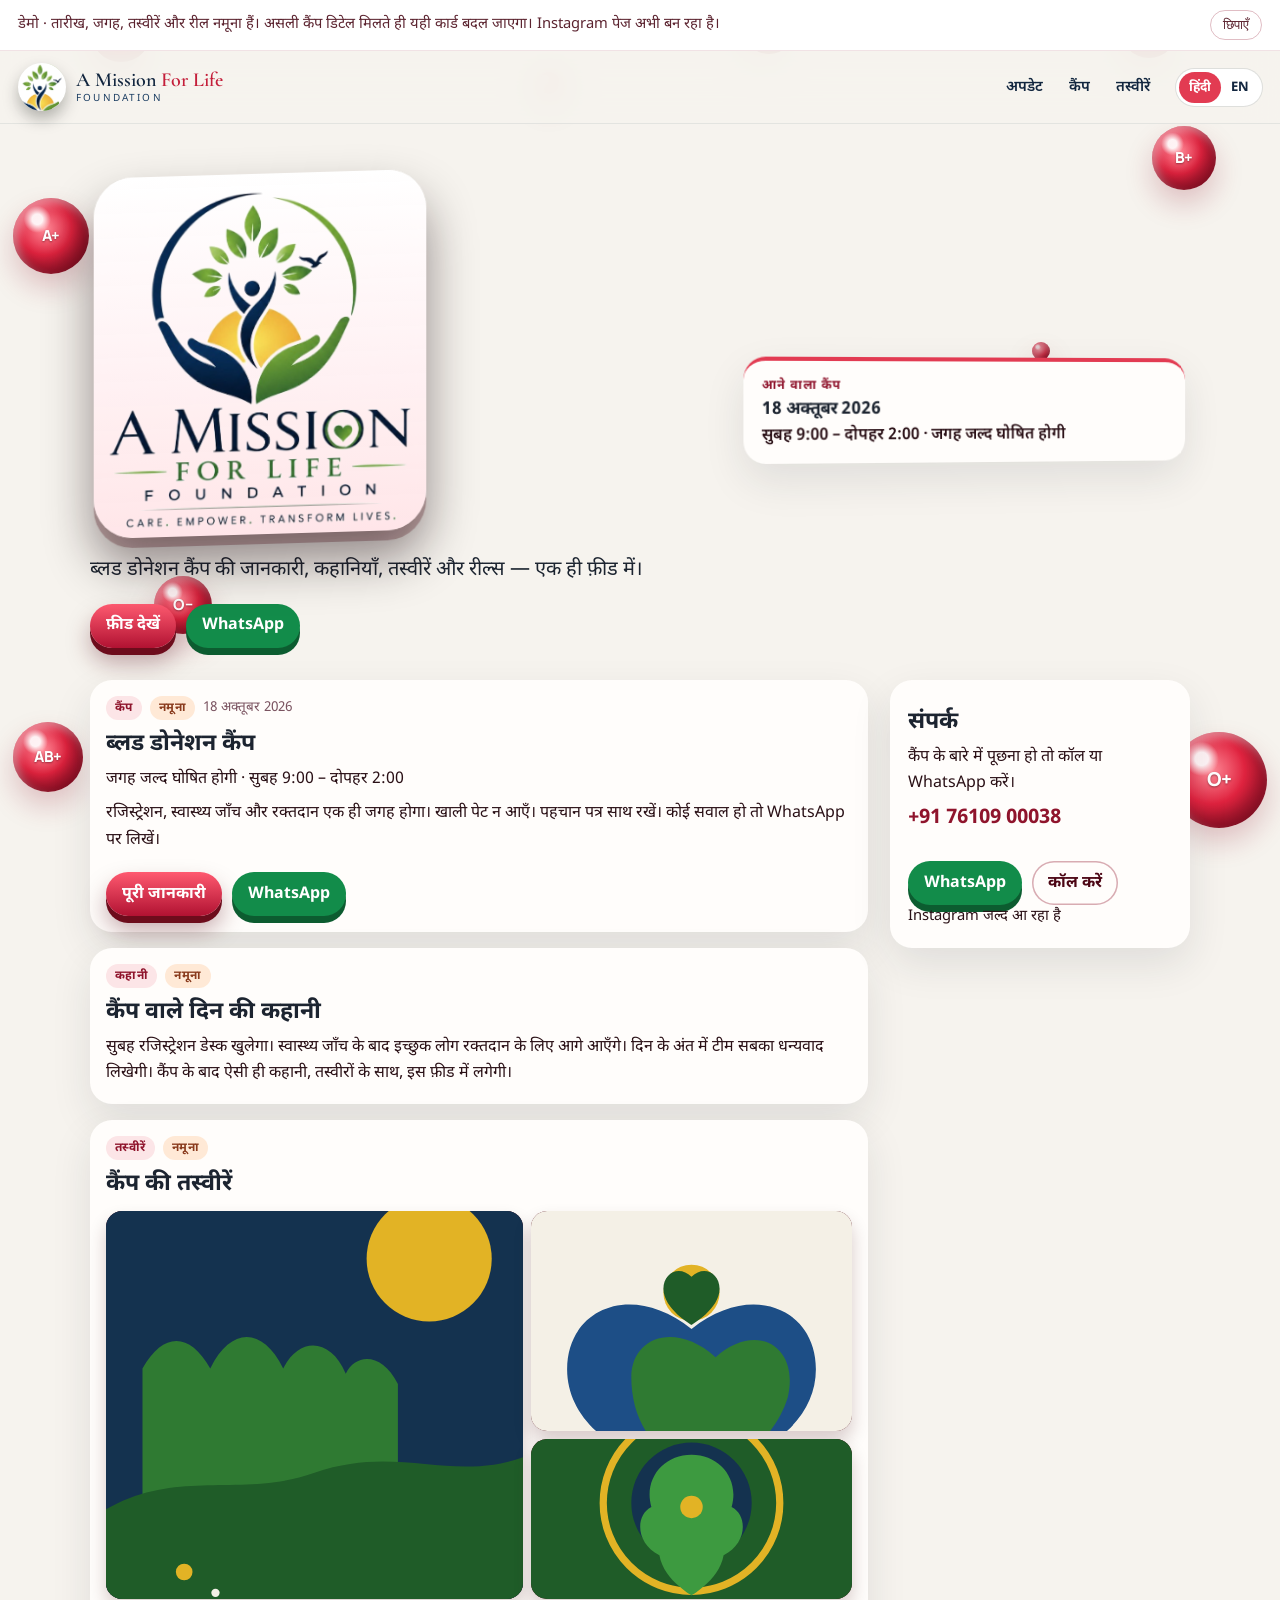
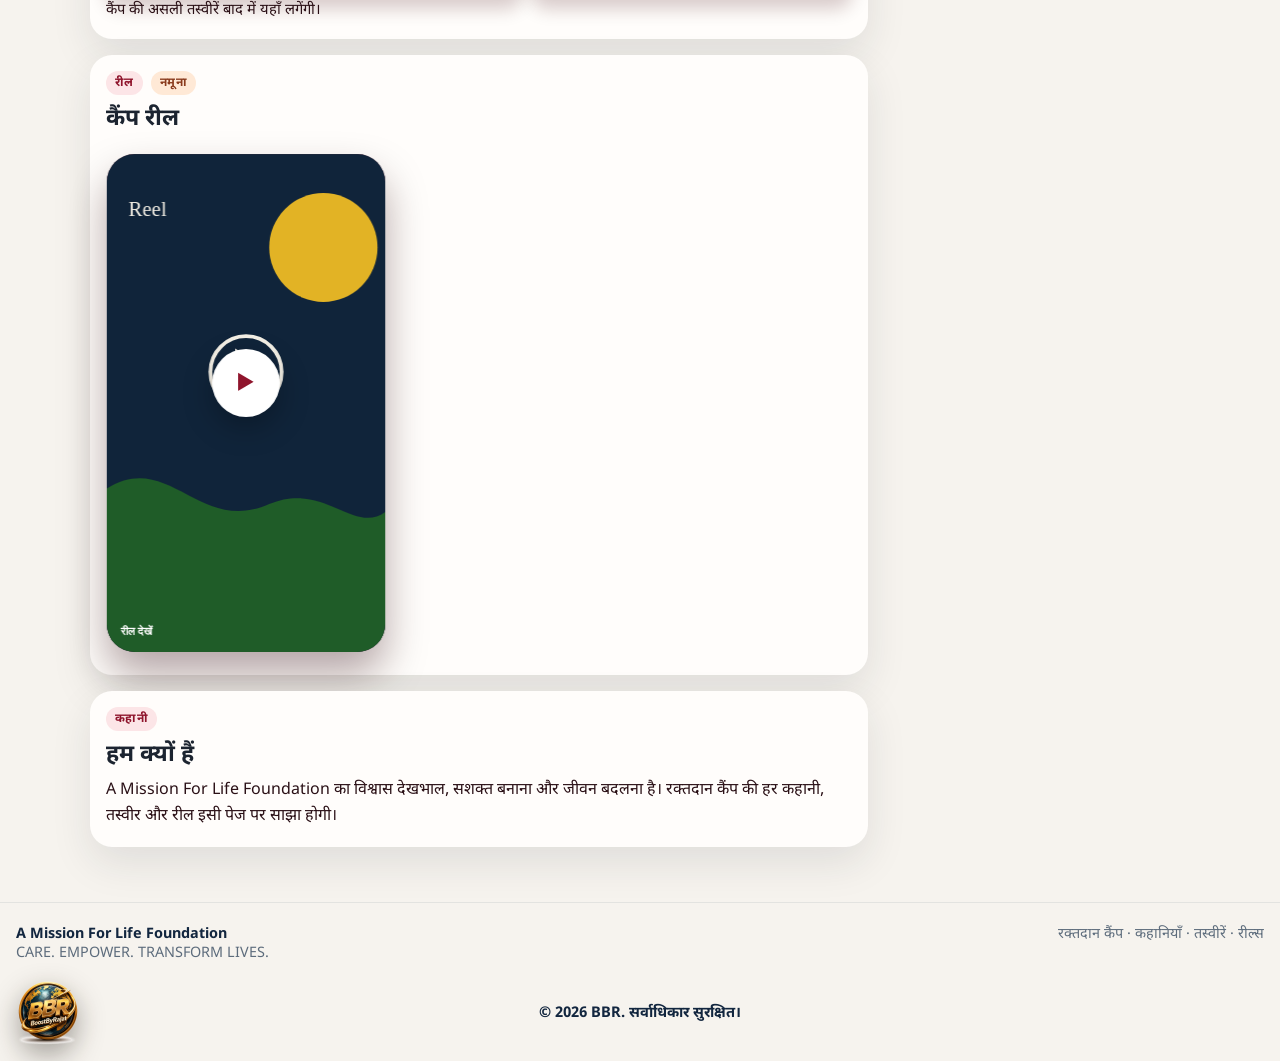
<file: index.html>
<!DOCTYPE html>
<html lang="hi">
<head>
  <meta charset="UTF-8">
  <meta name="viewport" content="width=device-width, initial-scale=1">
  <meta name="robots" content="noindex, nofollow">
  <meta http-equiv="Cache-Control" content="no-cache, no-store, must-revalidate">
  <title>A Mission For Life Foundation</title>
  <meta name="description" content="Blood donation camps, stories, photos and reels from A Mission For Life Foundation.">
  <meta name="theme-color" content="#12263f">
  <link rel="icon" href="assets/logo.png" type="image/png">
  <link rel="preconnect" href="https://fonts.googleapis.com">
  <link rel="preconnect" href="https://fonts.gstatic.com" crossorigin>
  <link href="https://fonts.googleapis.com/css2?family=Cormorant+Garamond:wght@500;600;700&family=Manrope:wght@400;500;600;700&family=Noto+Sans+Devanagari:wght@400;500;600;700&display=swap" rel="stylesheet">
  <link rel="stylesheet" href="css/style.css?v=7">
</head>
<body data-page="home">
  <div id="app"></div>
  <script src="js/data.js?v=7"></script>
  <script src="js/app.js?v=7"></script>
</body>
</html>
</file>
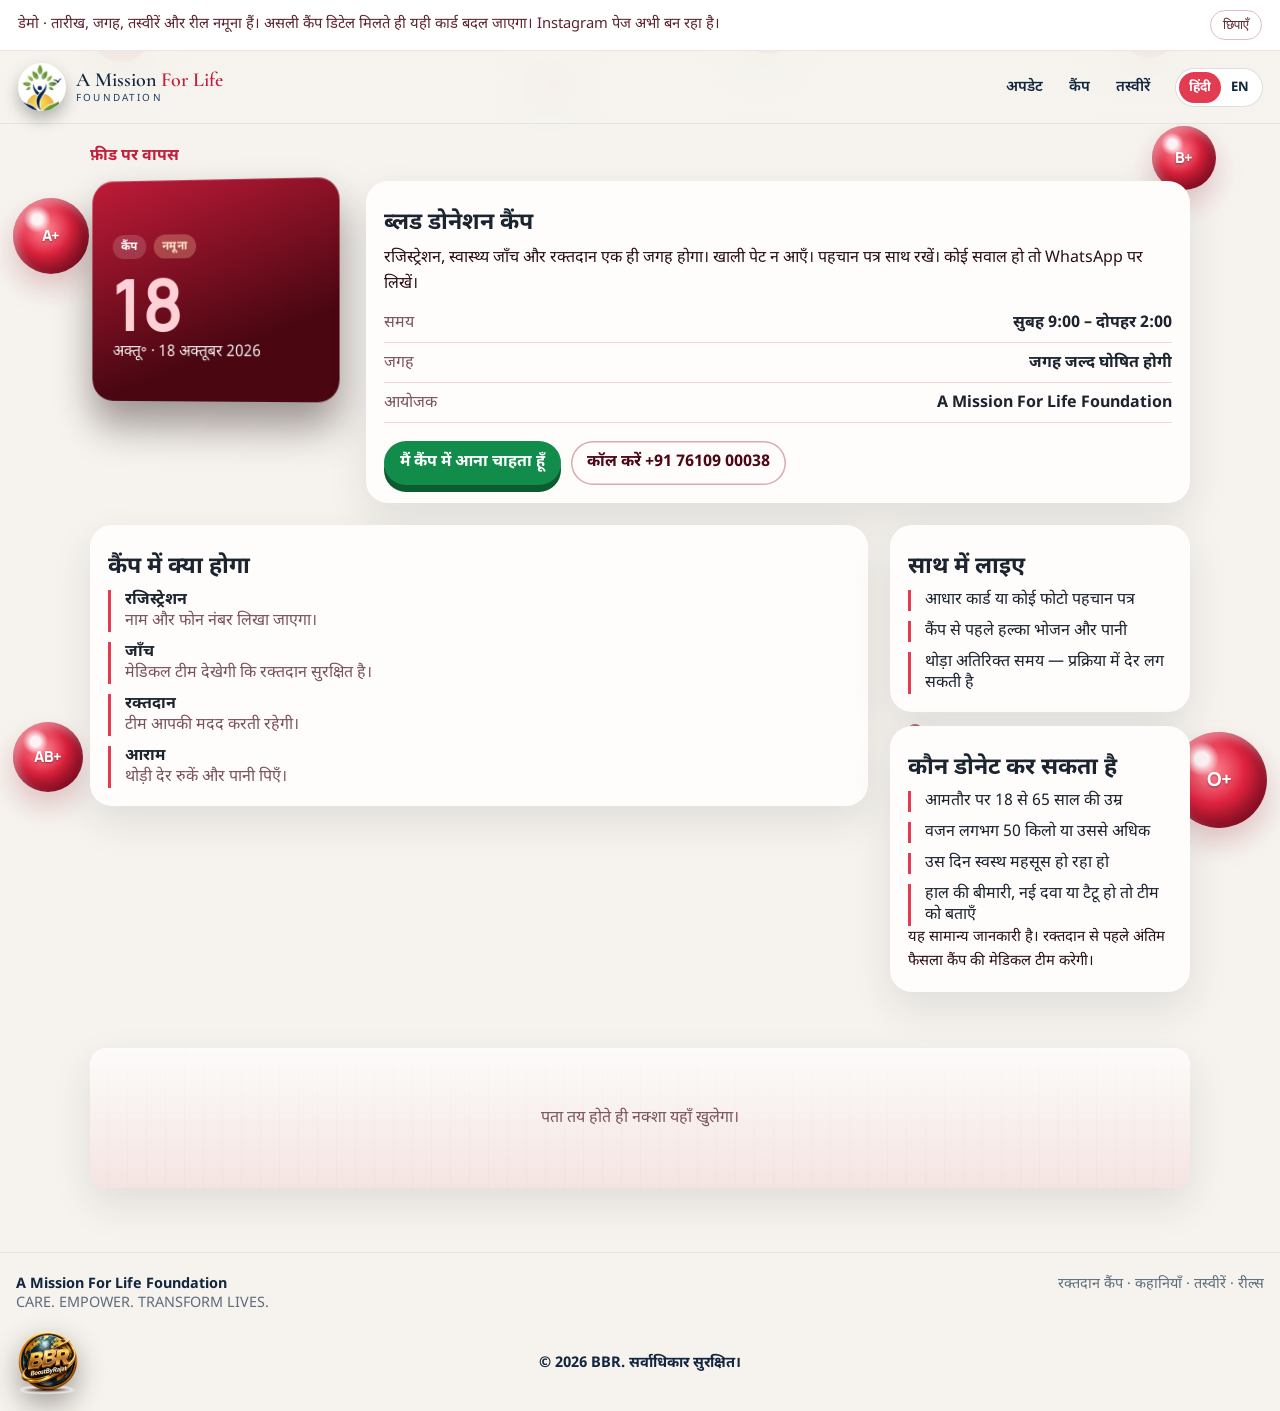
<file: camp.html>
<!DOCTYPE html>
<html lang="hi">
<head>
  <meta charset="UTF-8">
  <meta name="viewport" content="width=device-width, initial-scale=1">
  <meta name="robots" content="noindex, nofollow">
  <meta http-equiv="Cache-Control" content="no-cache, no-store, must-revalidate">
  <title>A Mission For Life Foundation</title>
  <meta name="description" content="Blood donation camp details from A Mission For Life Foundation.">
  <meta name="theme-color" content="#12263f">
  <link rel="icon" href="assets/logo.png" type="image/png">
  <link rel="preconnect" href="https://fonts.googleapis.com">
  <link rel="preconnect" href="https://fonts.gstatic.com" crossorigin>
  <link href="https://fonts.googleapis.com/css2?family=Cormorant+Garamond:wght@500;600;700&family=Manrope:wght@400;500;600;700&family=Noto+Sans+Devanagari:wght@400;500;600;700&display=swap" rel="stylesheet">
  <link rel="stylesheet" href="css/style.css?v=7">
</head>
<body data-page="camp">
  <div id="app"></div>
  <script src="js/data.js?v=7"></script>
  <script src="js/app.js?v=7"></script>
</body>
</html>
</file>
<file: css/style.css>
:root {
  --blood: #8f142c;
  --blood-deep: #4c0614;
  --blood-hot: #e23b52;
  --rose: #fff1f3;
  --paper: #fffdfb;
  --ink: #2a1016;
  --muted: #7a5360;
  --gold: #ffd0a8;
  --line: rgba(143, 20, 44, 0.16);
  --shadow: 0 16px 40px rgba(28, 36, 48, 0.1);
  --radius: 22px;
  --ease: cubic-bezier(0.16, 1, 0.3, 1);
}

* { box-sizing: border-box; }
html { scroll-behavior: smooth; }
body {
  margin: 0;
  min-height: 100vh;
  color: #1c2430;
  background: #f6f3ee;
  overflow-x: hidden;
}
html[lang="hi"] body { font-family: "Noto Sans Devanagari", Manrope, sans-serif; }
html[lang="en"] body { font-family: Manrope, sans-serif; }
img { max-width: 100%; display: block; }
a { color: inherit; }
button, a { -webkit-tap-highlight-color: transparent; }
::selection { background: var(--blood-hot); color: white; }
#app { position: relative; z-index: 1; }

.stage {
  position: fixed;
  inset: 0;
  z-index: 0;
  overflow: hidden;
  pointer-events: none;
  background: transparent;
}
.bubble {
  position: absolute;
  border-radius: 50%;
  background:
    radial-gradient(circle at 32% 28%, rgba(255, 255, 255, 0.92) 0 7%, transparent 18%),
    radial-gradient(circle at 42% 40%, #ff8b98 0%, #e0233f 42%, #8e1228 78%);
  box-shadow:
    inset -8px -10px 16px rgba(80, 0, 16, 0.28),
    inset 5px 6px 10px rgba(255, 255, 255, 0.45),
    0 14px 28px rgba(142, 18, 40, 0.22);
  animation: floatBubble 12s ease-in-out infinite;
  display: grid;
  place-items: center;
}
.b1 { width: 76px; height: 76px; left: 4%; top: 22%; }
.b2 { width: 58px; height: 58px; left: 12%; top: 64%; animation-delay: -2s; animation-duration: 9s; }
.b3 { width: 64px; height: 64px; right: 5%; top: 14%; animation-delay: -4s; }
.b4 { width: 18px; height: 18px; right: 18%; top: 38%; animation-delay: -1s; animation-duration: 8s; }
.b5 { width: 96px; height: 96px; right: 3%; bottom: 8%; animation-delay: -6s; animation-duration: 14s; }
.b6 { width: 22px; height: 22px; left: 42%; top: 8%; animation-delay: -3s; }
.b7 { width: 70px; height: 70px; left: 2%; bottom: 12%; animation-delay: -5s; animation-duration: 10s; }
.b8 { width: 14px; height: 14px; right: 28%; bottom: 18%; animation-delay: -2.5s; }

.fall {
  position: absolute;
  top: 0;
  display: grid;
  place-items: center;
  animation: fallDrop 16s linear infinite;
}
.bldrop {
  position: absolute;
  inset: 0;
  border-radius: 0 50% 50% 50%;
  transform: rotate(45deg);
  background:
    radial-gradient(circle at 28% 28%, rgba(255, 255, 255, 0.9) 0 8%, transparent 18%),
    radial-gradient(circle at 45% 50%, #ff5d72 0%, #d01232 48%, #7a0e22 82%);
  box-shadow:
    inset -6px -7px 10px rgba(70, 0, 12, 0.28),
    0 12px 20px rgba(142, 18, 40, 0.2);
}
.s1 { width: 62px; height: 62px; left: 7%; animation-duration: 15s; }
.s2 { width: 54px; height: 54px; left: 58%; animation-duration: 19s; animation-delay: -7s; }
.s3 { width: 58px; height: 58px; right: 8%; animation-duration: 13s; animation-delay: -4s; }
.grp {
  position: relative;
  z-index: 1;
  color: #fff;
  font-family: Manrope, sans-serif;
  font-weight: 800;
  font-size: 0.95rem;
  letter-spacing: -0.03em;
  line-height: 1;
  text-shadow: 0 1px 2px rgba(60, 0, 10, 0.45);
}
.b5 .grp, .s1 .grp { font-size: 1.2rem; }

@keyframes floatBubble {
  0%, 100% { transform: translate3d(0, 0, 0) scale(1); }
  50% { transform: translate3d(22px, -42px, 0) scale(1.1); }
}
@keyframes fallDrop {
  0% { transform: translate3d(0, -12vh, 0); opacity: 0; }
  10% { opacity: 1; }
  50% { transform: translate3d(18px, 42vh, 0); }
  90% { opacity: 1; }
  100% { transform: translate3d(-12px, 92vh, 0); opacity: 0; }
}
@keyframes rise {
  from { opacity: 0; transform: translateY(28px) rotateX(10deg); }
  to { opacity: 1; transform: none; }
}
@keyframes plate {
  0%, 100% { transform: rotateX(8deg) rotateY(-12deg) translateY(0); }
  50% { transform: rotateX(2deg) rotateY(10deg) translateY(-12px); }
}

.skip {
  position: absolute;
  left: 12px;
  top: -40px;
  background: var(--blood-deep);
  color: white;
  padding: 8px 12px;
  z-index: 30;
}
.skip:focus { top: 12px; }

.banner {
  display: flex;
  gap: 12px;
  justify-content: space-between;
  align-items: center;
  padding: 10px 18px;
  background: #fff;
  color: #5c2430;
  font-size: 0.92rem;
  line-height: 1.45;
  border-bottom: 1px solid rgba(143, 20, 44, 0.12);
}
.banner button {
  border: 1px solid rgba(143, 20, 44, 0.28);
  background: transparent;
  color: inherit;
  border-radius: 999px;
  padding: 6px 12px;
  cursor: pointer;
  flex: none;
}

.topbar {
  position: sticky;
  top: 0;
  z-index: 20;
  display: flex;
  align-items: center;
  gap: 16px;
  padding: 12px 18px;
  background: rgba(246, 243, 238, 0.92);
  color: #12263f;
  backdrop-filter: blur(18px);
  border-bottom: 1px solid rgba(18, 38, 63, 0.08);
}
.brand {
  display: flex;
  align-items: center;
  gap: 10px;
  text-decoration: none;
  min-width: 0;
}
.mark {
  width: 48px;
  height: 48px;
  border-radius: 50%;
  overflow: hidden;
  background: white;
  box-shadow: 0 8px 16px rgba(0, 0, 0, 0.28);
  flex: none;
}
.mark img {
  width: 86px;
  max-width: none;
  height: auto;
  margin-left: -19px;
  margin-top: -2px;
}
.brand-text { display: flex; flex-direction: column; line-height: 1.05; }
.brand-text strong {
  font-family: "Cormorant Garamond", Georgia, serif;
  font-size: 1.25rem;
  font-weight: 600;
  color: #12263f;
}
.brand-text em { font-style: normal; color: #c41e3a; }
.brand-text small {
  letter-spacing: 0.22em;
  font-size: 0.62rem;
  color: #1b3d62;
  margin-top: 3px;
}
.nav { display: flex; gap: 6px; margin-left: auto; }
.nav a {
  text-decoration: none;
  color: #12263f;
  font-size: 0.92rem;
  font-weight: 600;
  padding: 8px 10px;
  border-radius: 999px;
}
.nav a:hover { background: rgba(18, 38, 63, 0.06); }
.lang {
  display: flex;
  padding: 3px;
  border-radius: 999px;
  background: white;
  box-shadow: 0 0 0 1px rgba(18, 38, 63, 0.1);
}
.lang button {
  border: 0;
  background: transparent;
  color: #12263f;
  font: inherit;
  font-weight: 700;
  font-size: 0.82rem;
  padding: 7px 10px;
  border-radius: 999px;
  cursor: pointer;
}
.lang button[aria-pressed="true"] { background: var(--blood-hot); color: white; }

.shell { width: min(1100px, calc(100% - 32px)); margin: 0 auto; }
.hero, .feed, .camp-wrap, .layout { perspective: 1200px; }
.hero {
  display: grid;
  gap: 28px;
  padding: 42px 0 10px;
}
.hero-plate {
  width: min(340px, 86vw);
  padding: 18px 16px 8px;
  border-radius: 40px;
  background: linear-gradient(180deg, rgba(255, 255, 255, 0.98), rgba(255, 228, 232, 0.92));
  box-shadow:
    0 1px 0 #fff inset,
    0 28px 50px rgba(20, 0, 6, 0.45),
    0 10px 0 rgba(90, 8, 18, 0.28);
  transform: rotateX(8deg) rotateY(-12deg);
  animation: plate 7s ease-in-out infinite;
}
.hero-logo { width: 100%; height: auto; margin: 0; }
.lede {
  margin: 18px 0 0;
  max-width: 38rem;
  font-size: 1.25rem;
  line-height: 1.6;
  color: #1c2430;
}
.hero-actions, .stack { display: flex; flex-wrap: wrap; gap: 10px; margin-top: 18px; }
.next-pill {
  display: flex;
  flex-direction: column;
  gap: 4px;
  text-decoration: none;
  background: var(--paper);
  border-radius: var(--radius);
  padding: 16px 18px;
  box-shadow: var(--shadow);
  border-top: 4px solid var(--blood-hot);
  transform: rotateY(8deg) translateZ(20px);
}
.next-pill span { color: var(--blood); font-size: 0.78rem; font-weight: 700; letter-spacing: 0.08em; text-transform: uppercase; }
.next-pill strong { font-size: 1.05rem; }
.next-pill em { font-style: normal; color: var(--ink); font-weight: 600; }

.layout { display: grid; gap: 22px; padding: 22px 0 56px; }
.feed { display: flex; flex-direction: column; gap: 16px; }
.feed .card { animation: rise 0.7s var(--ease) both; }
.feed .card:nth-child(2) { animation-delay: 0.08s; }
.feed .card:nth-child(3) { animation-delay: 0.16s; }
.feed .card:nth-child(4) { animation-delay: 0.24s; }
.feed .card:nth-child(5) { animation-delay: 0.32s; }

.card, .panel, .block, .next-pill, .date-card {
  transition: transform 0.35s var(--ease), box-shadow 0.35s var(--ease);
  transform-style: preserve-3d;
}
.card, .panel, .block {
  background: var(--paper);
  border-radius: var(--radius);
  box-shadow: var(--shadow);
}
.card { padding: 16px; }
.card-head, .meta {
  display: flex;
  flex-wrap: wrap;
  gap: 8px;
  align-items: center;
  color: var(--muted);
  font-size: 0.85rem;
}
.pill {
  border-radius: 999px;
  padding: 4px 9px;
  background: rgba(226, 59, 82, 0.12);
  color: var(--blood);
  font-weight: 700;
  font-size: 0.75rem;
  letter-spacing: 0.04em;
}
.pill-gold { background: rgba(255, 208, 168, 0.45); color: #8a3b1d; }
.card h2, .panel h2, .block h2 { margin: 10px 0 8px; font-size: 1.45rem; line-height: 1.25; }
html[lang="en"] h2 {
  font-family: "Cormorant Garamond", Georgia, serif;
  font-weight: 600;
}
.date-num {
  font-family: Manrope, sans-serif;
  font-weight: 700;
  font-variant-numeric: lining-nums;
}
.card p, .panel p, .block p { margin: 0; line-height: 1.65; color: var(--ink); }
.card .body { margin-top: 8px; }

.mosaic {
  display: grid;
  grid-template-columns: 1.3fr 1fr;
  grid-template-rows: 180px 140px;
  gap: 8px;
  margin-top: 12px;
}
.mosaic img {
  width: 100%;
  height: 100%;
  object-fit: cover;
  border-radius: 16px;
  background: var(--blood-deep);
  box-shadow: 0 10px 18px rgba(60, 0, 12, 0.2);
}
.mosaic img:first-child { grid-row: 1 / span 2; }
.note { margin-top: 10px; color: var(--muted); font-size: 0.92rem; }

.reel-frame {
  margin: 12px auto 0;
  width: min(280px, 100%);
  aspect-ratio: 9 / 16;
  border: 0;
  padding: 0;
  border-radius: 28px;
  overflow: hidden;
  position: relative;
  cursor: pointer;
  background: var(--blood-deep);
  box-shadow: 0 22px 40px rgba(40, 0, 8, 0.35), 0 0 0 1px rgba(255, 255, 255, 0.25) inset;
  transform: rotateY(-6deg);
}
.reel-frame img { width: 100%; height: 100%; object-fit: cover; }
.play {
  position: absolute;
  left: 50%;
  top: 46%;
  transform: translate(-50%, -50%);
  width: 68px;
  height: 68px;
  border-radius: 50%;
  background: white;
  color: var(--blood);
  display: grid;
  place-items: center;
  font-size: 1.4rem;
  box-shadow: 0 10px 30px rgba(0, 0, 0, 0.28);
}
.reel-frame small {
  position: absolute;
  left: 14px;
  bottom: 14px;
  color: white;
  font-weight: 700;
}

.side { display: flex; flex-direction: column; gap: 14px; }
.panel { padding: 18px; }
.phone {
  display: inline-block;
  margin: 8px 0 12px;
  font-size: 1.25rem;
  font-weight: 700;
  color: var(--blood);
  text-decoration: none;
}
.insta { margin-top: 12px; color: var(--muted); font-size: 0.92rem; }

.btn {
  display: inline-flex;
  align-items: center;
  justify-content: center;
  min-height: 44px;
  padding: 0 16px;
  border-radius: 999px;
  text-decoration: none;
  border: 0;
  cursor: pointer;
  font: inherit;
  font-weight: 700;
}
.btn-green, .btn-navy {
  background: linear-gradient(180deg, #ff5a70, #b11232);
  color: white;
  box-shadow: 0 7px 0 #6d0c1c, 0 14px 24px rgba(80, 0, 16, 0.35);
}
.btn-green:hover, .btn-navy:hover { transform: translateY(2px); box-shadow: 0 5px 0 #6d0c1c, 0 10px 18px rgba(80, 0, 16, 0.3); }
.btn-ghost {
  background: transparent;
  color: var(--blood-deep);
  box-shadow: inset 0 0 0 1.5px rgba(143, 20, 44, 0.35);
}
.btn-wa { background: #128c4a; color: white; box-shadow: 0 7px 0 #0c5c30; }
.btn-wa:hover { transform: translateY(2px); background: #0e703b; }

.page { padding: 22px 0 64px; }
.back { display: inline-block; margin-bottom: 14px; color: #c41e3a; font-weight: 700; text-decoration: none; }
.camp-wrap { display: grid; gap: 16px; }
.date-card {
  background: linear-gradient(160deg, #c01b38, #4a0712 70%);
  color: white;
  border-radius: var(--radius);
  padding: 22px;
  min-height: 220px;
  display: flex;
  flex-direction: column;
  justify-content: flex-end;
  box-shadow: 0 24px 40px rgba(20, 0, 6, 0.4), 0 1px 0 rgba(255, 255, 255, 0.2) inset;
  transform: rotateY(-8deg) translateZ(12px);
}
.date-card .meta { color: rgba(255, 255, 255, 0.8); }
.date-card .pill { background: rgba(255, 255, 255, 0.16); color: white; }
.date-card .pill-gold { background: rgba(255, 208, 168, 0.28); color: #ffe7d4; }
.date-card .date-num {
  font-size: 4.5rem;
  line-height: 0.85;
  color: #ffd0d6;
  margin: 0;
}
.date-card p { color: rgba(255, 255, 255, 0.9); margin-top: 8px; }
.facts { display: grid; gap: 10px; margin: 14px 0; }
.facts div {
  display: flex;
  justify-content: space-between;
  gap: 12px;
  padding-bottom: 8px;
  border-bottom: 1px solid var(--line);
}
.facts dt { color: var(--muted); }
.facts dd { margin: 0; font-weight: 700; text-align: right; overflow-wrap: anywhere; }
.steps, .plain { margin: 0; padding: 0; list-style: none; display: grid; gap: 10px; }
.steps li, .plain li { padding-left: 14px; border-left: 3px solid var(--blood-hot); }
.steps strong { display: block; }
.steps span, .who-note { color: var(--muted); }
.who-note { margin-top: 10px; font-size: 0.92rem; }
.map-placeholder {
  border-radius: 16px;
  min-height: 140px;
  display: grid;
  place-items: center;
  text-align: center;
  padding: 18px;
  color: #7a5360;
  background:
    linear-gradient(180deg, rgba(255, 255, 255, 0.7), rgba(226, 59, 82, 0.08)),
    repeating-linear-gradient(90deg, transparent, transparent 18px, rgba(143, 20, 44, 0.05) 19px);
  box-shadow: var(--shadow);
}

.site-footer {
  border-top: 1px solid rgba(18, 38, 63, 0.08);
  padding: 22px 16px 16px;
  display: flex;
  flex-direction: column;
  gap: 18px;
  color: #5d6c7c;
  font-size: 0.9rem;
}
.foot-note {
  display: flex;
  justify-content: space-between;
  gap: 12px;
  flex-wrap: wrap;
}
.site-footer strong { color: #12263f; }
.bbr-bar {
  display: grid;
  grid-template-columns: 72px minmax(0, 1fr) 72px;
  align-items: center;
}
.bbr-link {
  width: 64px;
  height: 64px;
  display: block;
  justify-self: start;
}
.bbr-link img {
  width: 64px;
  height: 64px;
  object-fit: contain;
  filter: drop-shadow(0 10px 14px rgba(20, 16, 8, 0.38));
  animation: bbrSpin 5.5s ease-in-out infinite;
}
.head-copy {
  margin: 0;
  text-align: center;
  font-weight: 700;
  font-size: 0.92rem;
  color: #12263f;
  line-height: 1.3;
}
@keyframes bbrSpin {
  0%, 100% { transform: perspective(600px) rotateY(-16deg) translateY(0); }
  50% { transform: perspective(600px) rotateY(16deg) translateY(-5px); }
}

dialog {
  border: 0;
  border-radius: 20px;
  padding: 22px;
  width: min(420px, calc(100% - 32px));
  background: var(--rose);
  box-shadow: 0 30px 80px rgba(40, 0, 8, 0.45);
}
dialog::backdrop { background: rgba(40, 0, 8, 0.62); }
dialog h3 { margin: 8px 0; color: var(--ink); }
dialog p { line-height: 1.6; color: var(--muted); }
.tag { margin: 0; letter-spacing: 0.16em; font-size: 0.78rem; font-weight: 700; color: var(--blood); }

:focus-visible { outline: 3px solid #ffb4c0; outline-offset: 2px; }

@media (hover: hover) and (pointer: fine) {
  .card:hover, .panel:hover, .block:hover {
    transform: translateY(-8px) rotateX(4deg);
    box-shadow: 0 28px 50px rgba(60, 0, 12, 0.34), 0 2px 0 rgba(255, 255, 255, 0.7) inset;
  }
}

@media (min-width: 980px) {
  .hero { grid-template-columns: 1.15fr 0.85fr; align-items: center; padding-top: 48px; }
  .layout { grid-template-columns: minmax(0, 1fr) 300px; align-items: start; }
  .side { position: sticky; top: 92px; }
  .camp-wrap { grid-template-columns: 260px minmax(0, 1fr); align-items: start; }
  .mosaic { grid-template-rows: 220px 160px; }
  .b1 { left: 1%; }
  .b5 { right: 1%; }
  .b7 { left: 1%; }
}

@media (min-width: 980px) and (max-width: 1199px) {
  .b1, .b2, .b3, .b7 { width: 54px; height: 54px; }
  .b5 { width: 68px; height: 68px; }
  .b5 .grp, .s1 .grp { font-size: 0.95rem; }
}

@media (max-width: 1099px) {
  .hero-plate, .next-pill, .date-card, .reel-frame { transform: none; animation: none; }
}

@media (max-width: 979px) {
  .b1, .b3, .b7 { width: 58px; height: 58px; }
  .b2 { width: 46px; height: 46px; }
  .b5 { width: 72px; height: 72px; }
  .s1, .s2, .s3 { width: 48px; height: 48px; }
  .grp { font-size: 0.78rem; }
  .b5 .grp, .s1 .grp { font-size: 0.9rem; }
  .shell { width: min(1100px, calc(100% - 28px)); }
  .hero { padding-top: 22px; gap: 16px; }
  .hero-plate { width: min(280px, 100%); padding: 12px 12px 4px; border-radius: 28px; }
  .lede { font-size: 1.05rem; }
  .card h2, .panel h2, .block h2 { font-size: 1.28rem; }
  .mosaic { grid-template-rows: 150px 112px; }
  .facts div { flex-direction: column; align-items: flex-start; }
  .facts dd { text-align: left; }
  .date-card { min-height: 0; }
  .date-card .date-num { font-size: 3.4rem; }
  .banner { align-items: flex-start; font-size: 0.82rem; padding: 8px 12px; }
}

@media (max-width: 720px) {
  .topbar { flex-wrap: wrap; gap: 8px 12px; padding: 10px 12px; }
  .bbr-bar { grid-template-columns: 56px minmax(0, 1fr) 56px; }
  .bbr-link, .bbr-link img { width: 52px; height: 52px; }
  .head-copy { font-size: 0.72rem; }
  .brand { flex: 1; min-width: 0; }
  .brand-text strong { font-size: 1.02rem; }
  .brand-text small { letter-spacing: 0.12em; }
  .nav { order: 3; width: 100%; justify-content: space-between; }
  .nav a { padding: 8px 6px; font-size: 0.88rem; }
  .lang { margin-left: auto; }
  .site-footer { flex-direction: column; }
}

@media (prefers-reduced-motion: reduce) {
  html { scroll-behavior: auto; }
  .hero-plate, .bubble, .fall, .feed .card, .bbr-link img { animation: none; }
  .hero-plate, .next-pill, .date-card, .reel-frame { transform: none; }
}
</file>
